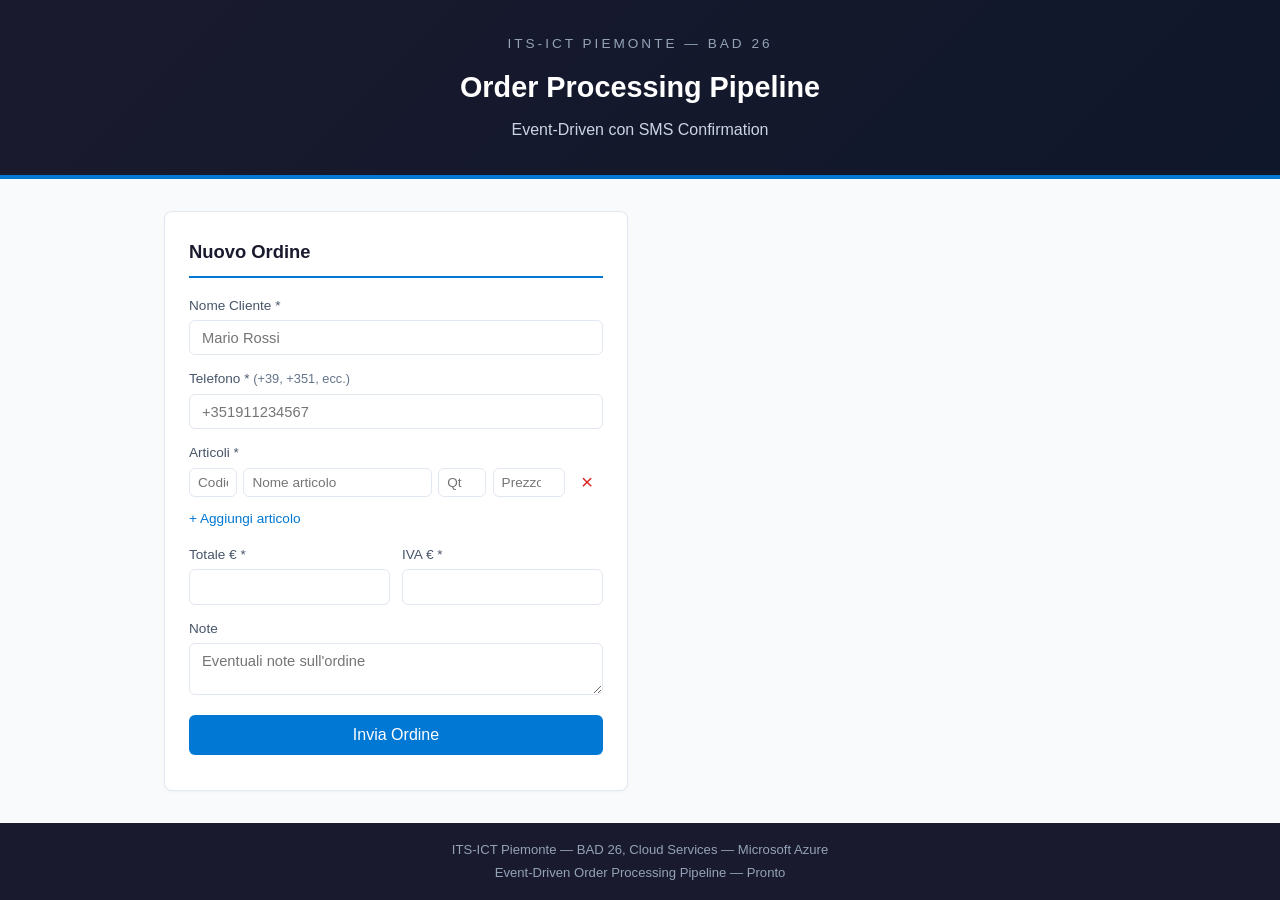
<file: webapp/index.html>
<!DOCTYPE html>
<html lang="it">
<head>
<meta charset="UTF-8">
<meta name="viewport" content="width=device-width, initial-scale=1.0">
<title>Order Processing Pipeline</title>
<link rel="stylesheet" href="style.css">
</head>
<body>

<header class="hero">
  <div class="hero-inner">
    <p class="institute">ITS-ICT Piemonte — BAD 26</p>
    <h1>Order Processing Pipeline</h1>
    <p class="subtitle">Event-Driven con SMS Confirmation</p>
  </div>
</header>

<div class="container">
  <div id="form-section" class="panel">
    <h2>Nuovo Ordine</h2>
    <form id="order-form" novalidate>
      <div class="form-group">
        <label for="customerName">Nome Cliente *</label>
        <input type="text" id="customerName" required minlength="1" maxlength="100" placeholder="Mario Rossi">
      </div>

      <div class="form-group">
        <label for="customerPhone">Telefono * <span class="hint">(+39, +351, ecc.)</span></label>
        <input type="tel" id="customerPhone" required pattern="^\+?[1-9]\d{6,14}$" placeholder="+351911234567">
      </div>

      <div class="form-group">
        <label>Articoli *</label>
        <div id="items-container">
          <div class="item-row">
            <input type="text" class="item-id" placeholder="Codice" required>
            <input type="text" class="item-name" placeholder="Nome articolo" required>
            <input type="number" class="item-qty" placeholder="Qt" min="1" max="999" required>
            <input type="number" class="item-price" placeholder="Prezzo" min="0" step="0.01" required>
            <button type="button" class="btn-remove-item" title="Rimuovi">&times;</button>
          </div>
        </div>
        <button type="button" id="add-item" class="btn-link">+ Aggiungi articolo</button>
      </div>

      <div class="form-row">
        <div class="form-group">
          <label for="total">Totale € *</label>
          <input type="number" id="total" min="0" step="0.01" required>
        </div>
        <div class="form-group">
          <label for="tax">IVA € *</label>
          <input type="number" id="tax" min="0" step="0.01" required>
        </div>
      </div>

      <div class="form-group">
        <label for="notes">Note</label>
        <textarea id="notes" maxlength="500" rows="2" placeholder="Eventuali note sull'ordine"></textarea>
      </div>

      <button type="submit" id="btn-submit" class="btn-primary">Invia Ordine</button>
    </form>
    <div id="form-error" class="alert alert-error hidden"></div>
  </div>

  <div id="dashboard-section" class="panel hidden">
    <div class="dash-header">
      <h2>Stato Ordine</h2>
      <span id="dash-order-label" class="order-label"></span>
    </div>

    <div class="status-row">
      <span id="dash-status-badge" class="status-badge"></span>
      <span id="dash-timer" class="timer hidden"></span>
    </div>

    <div class="progress-bar" id="dash-progress">
      <div class="progress-fill"></div>
    </div>

    <h3>Timeline</h3>
    <ul class="stepper" id="dash-stepper"></ul>

    <button id="btn-confirm" class="btn-confirm hidden">Conferma Ordine</button>
    <button id="btn-new-order" class="btn-link hidden">+ Nuovo Ordine</button>
  </div>
</div>

<footer>
  <p>ITS-ICT Piemonte — BAD 26, Cloud Services — Microsoft Azure</p>
  <p>Event-Driven Order Processing Pipeline &mdash; <span id="footer-status">Pronto</span></p>
</footer>

<script src="app.js"></script>
</body>
</html>
</file>
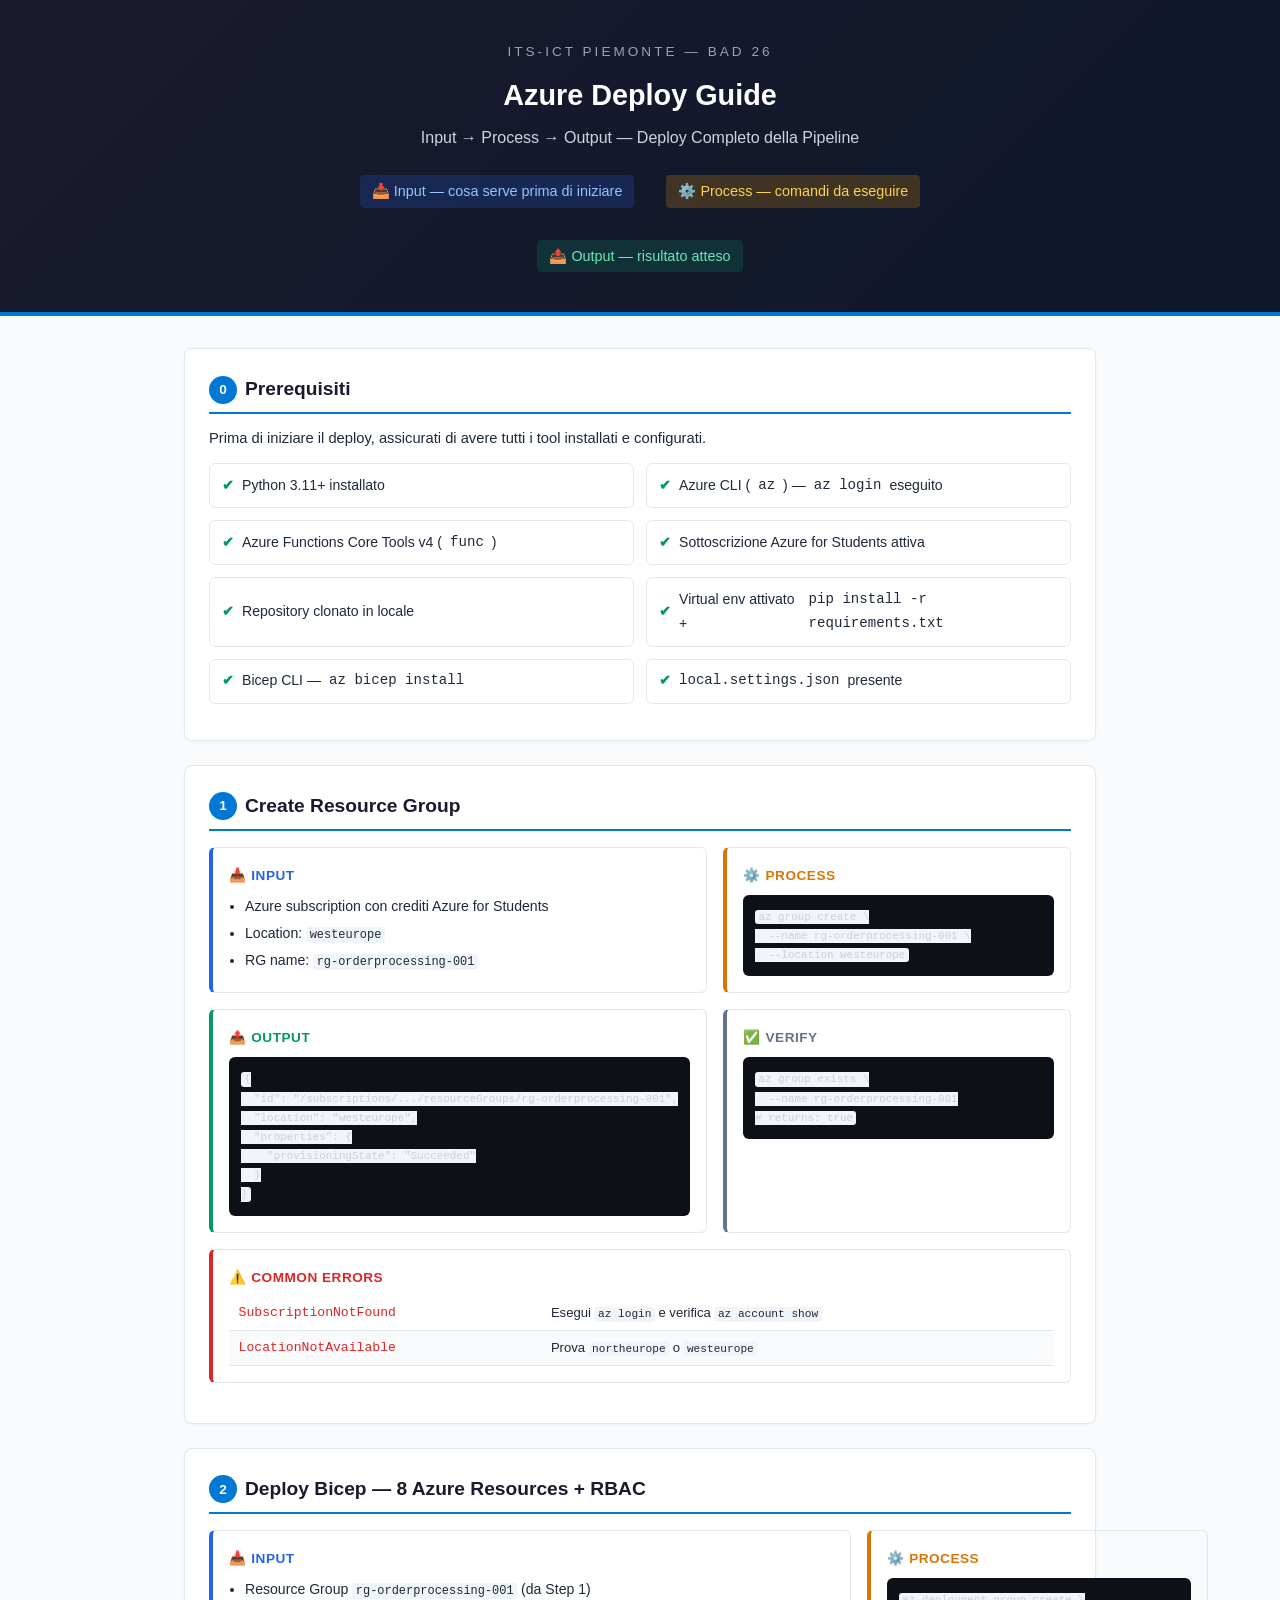
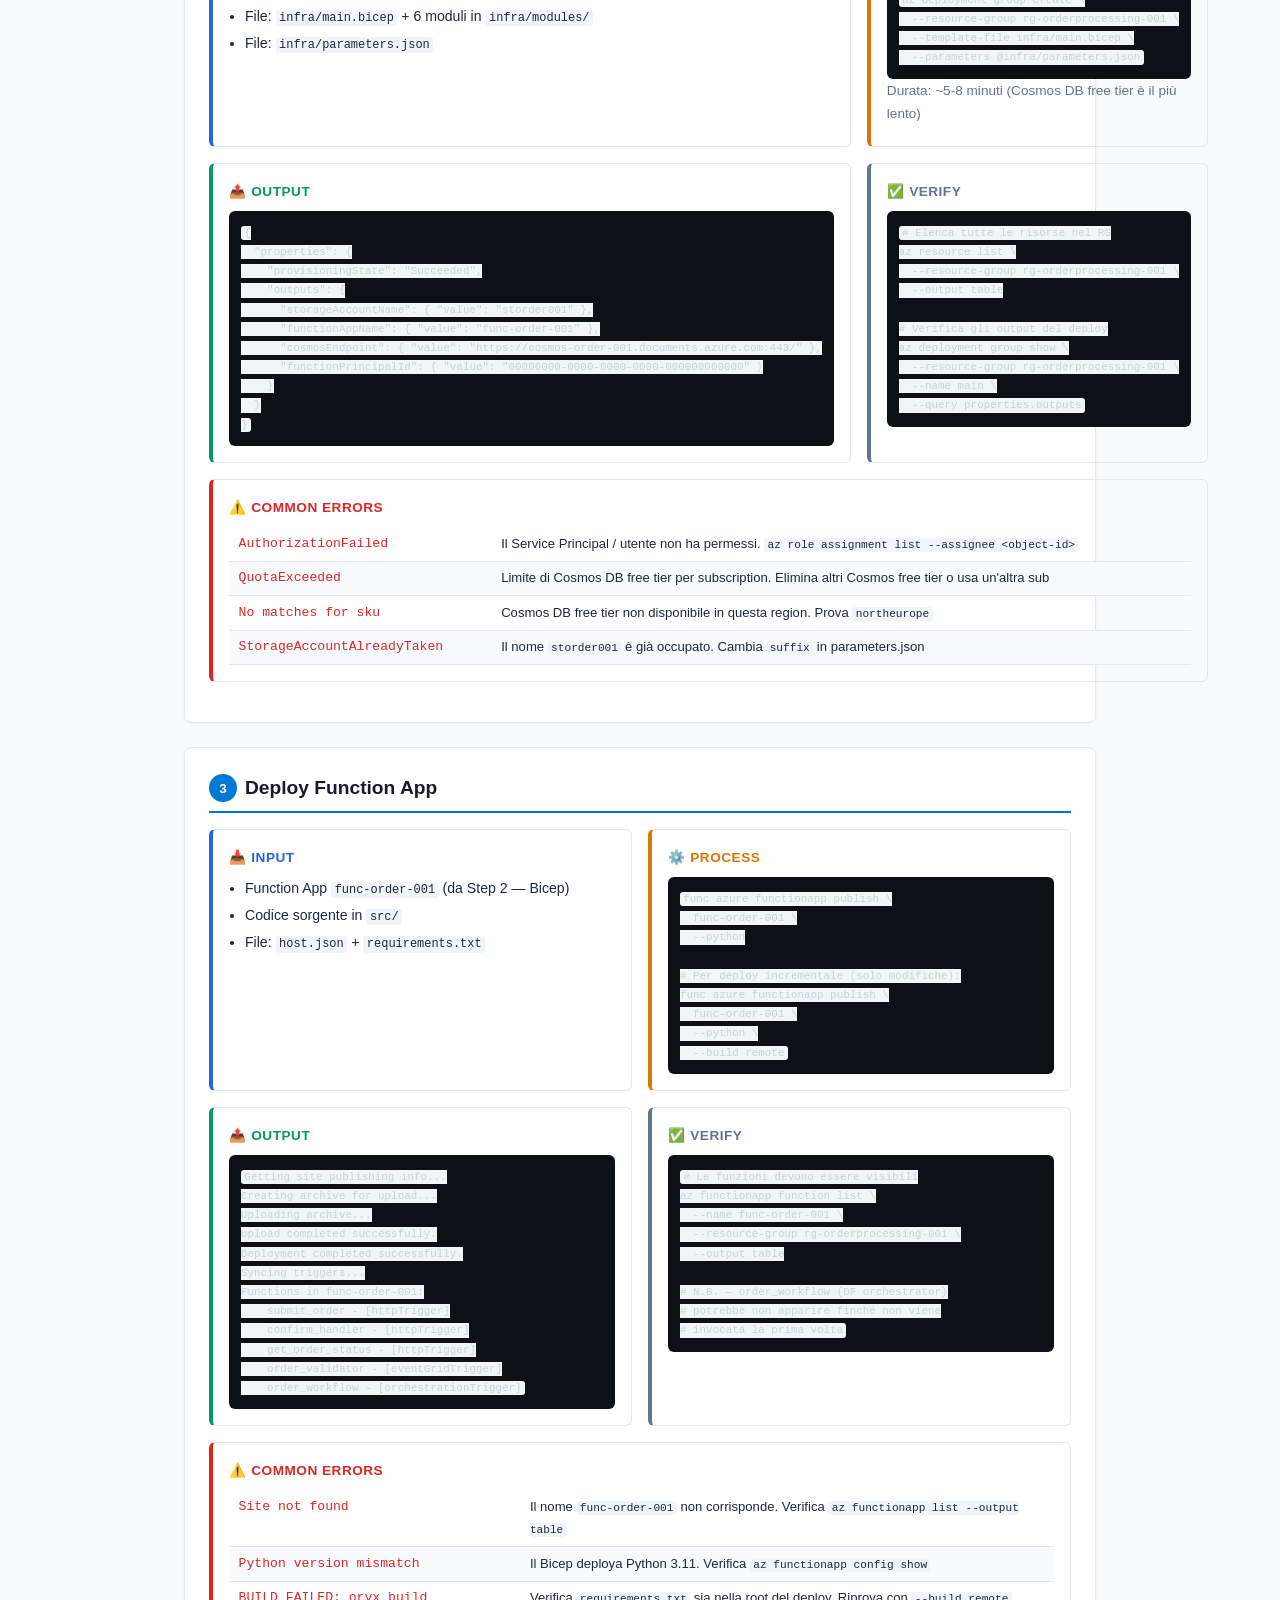
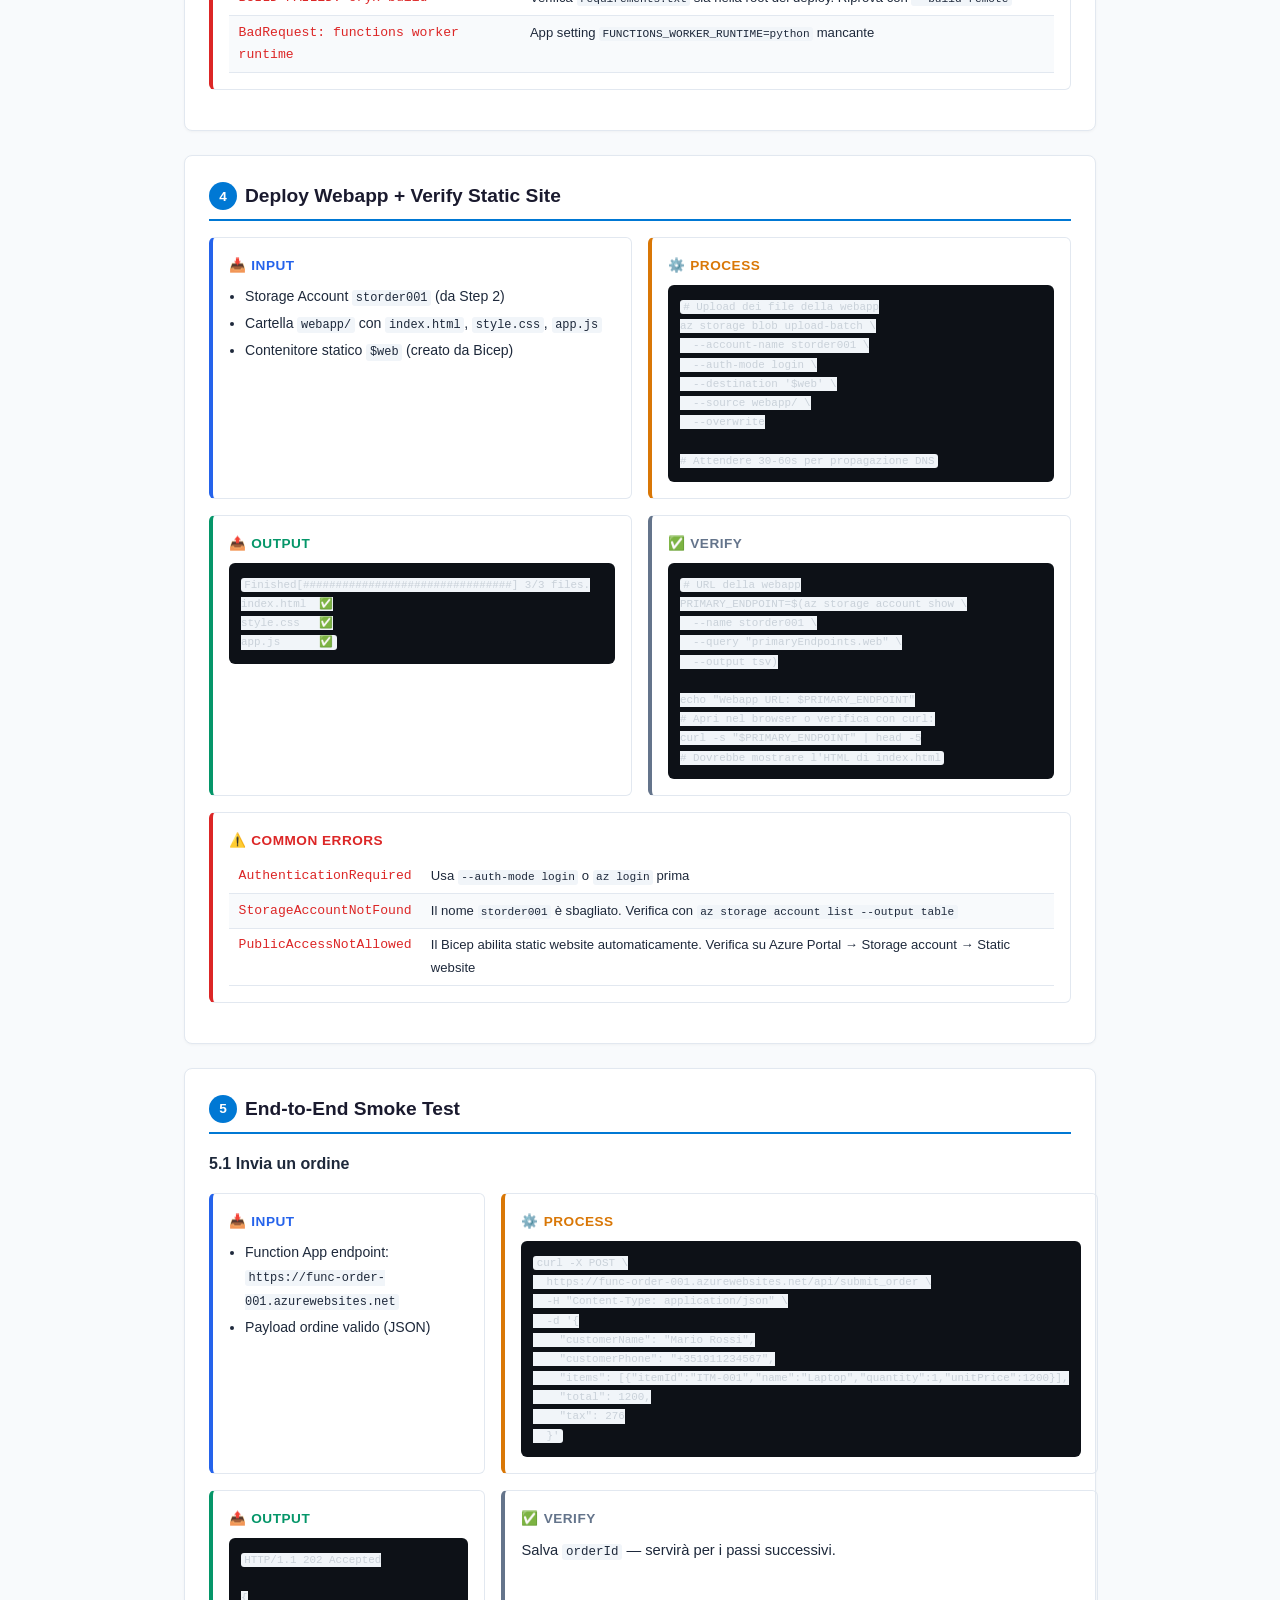
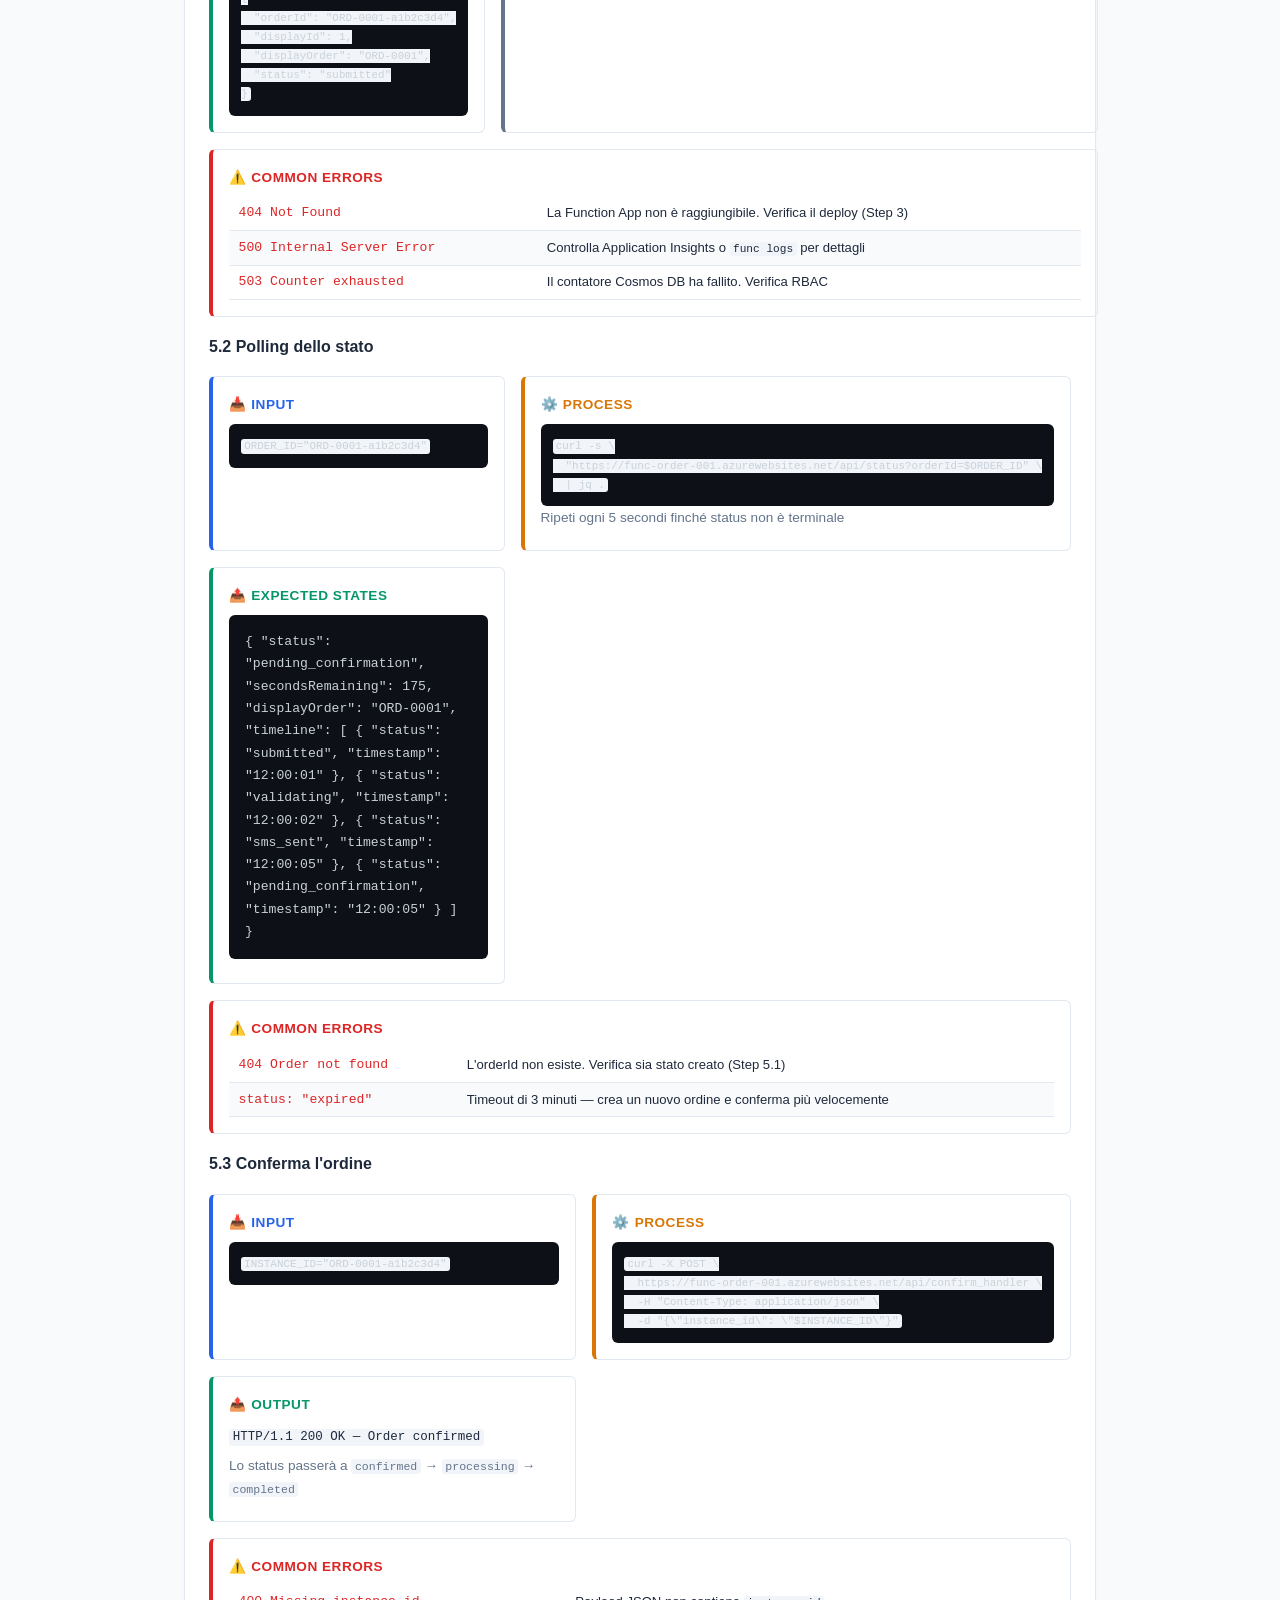
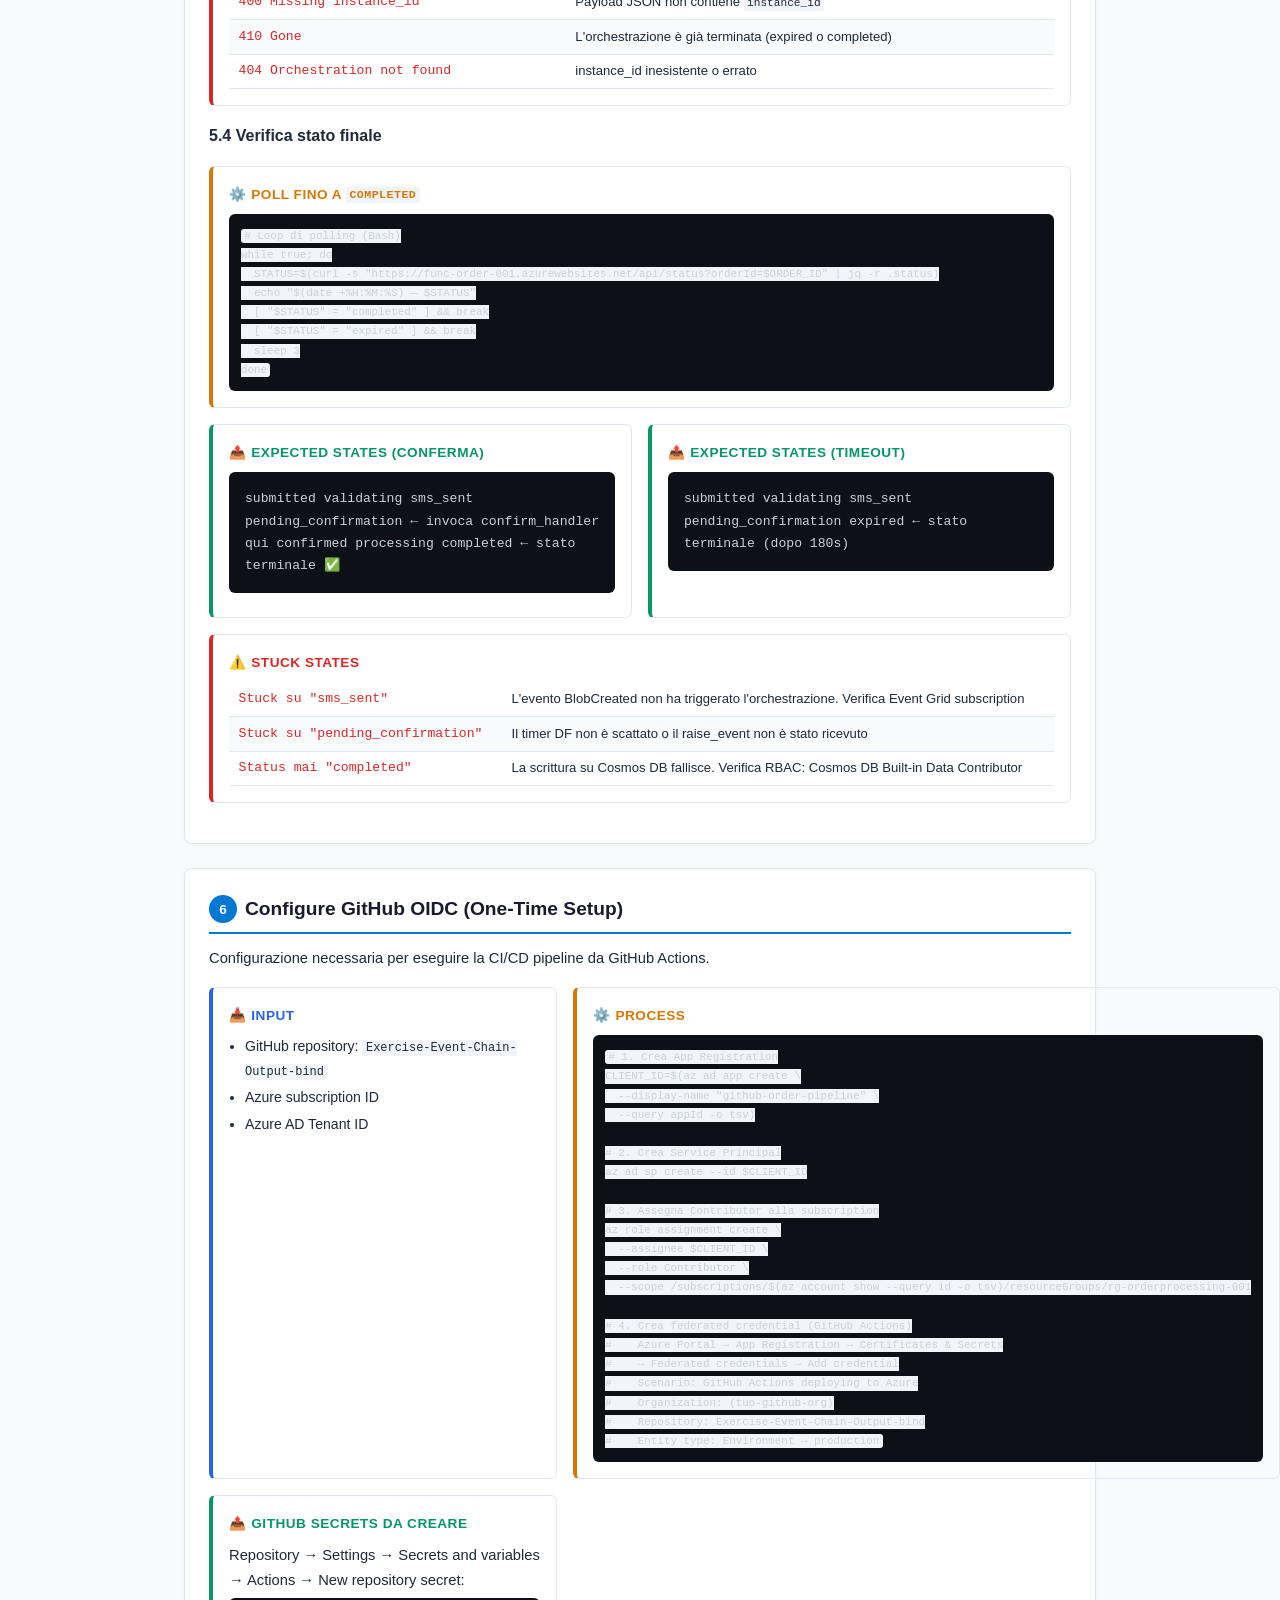
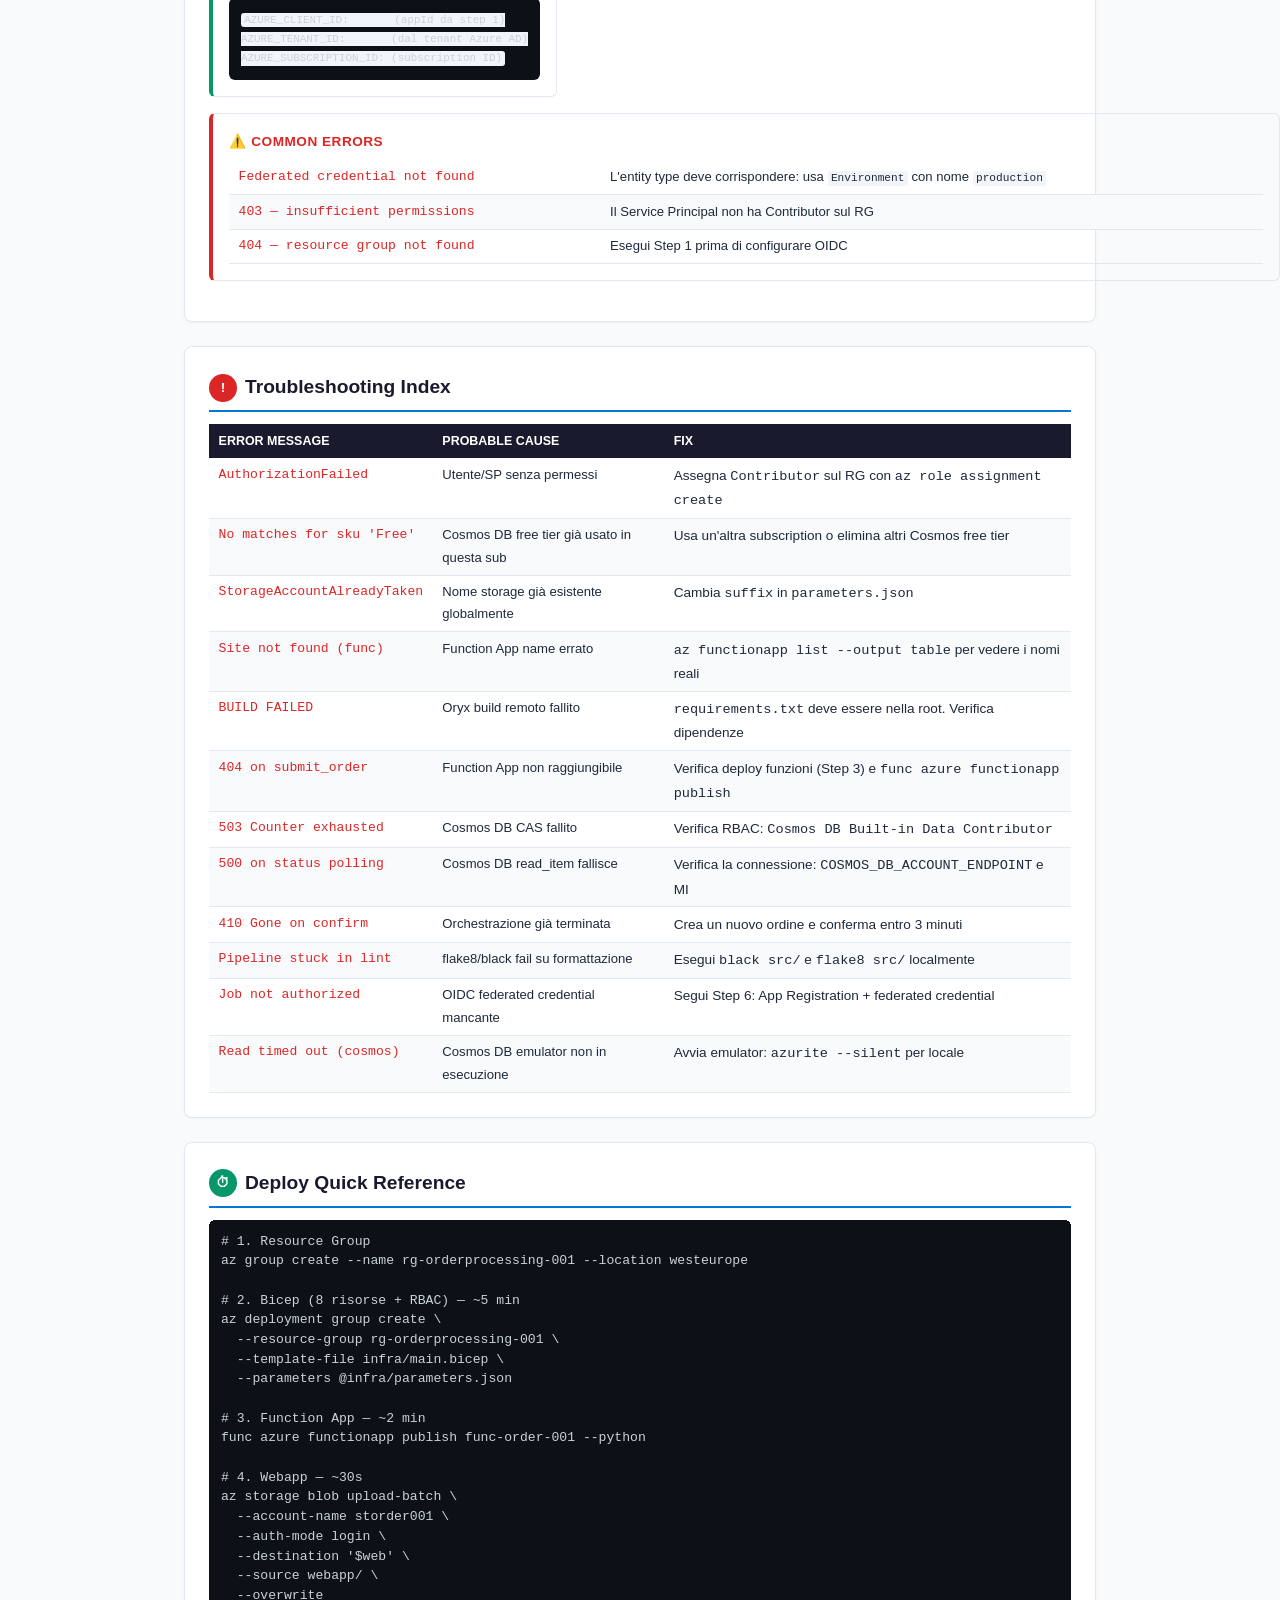
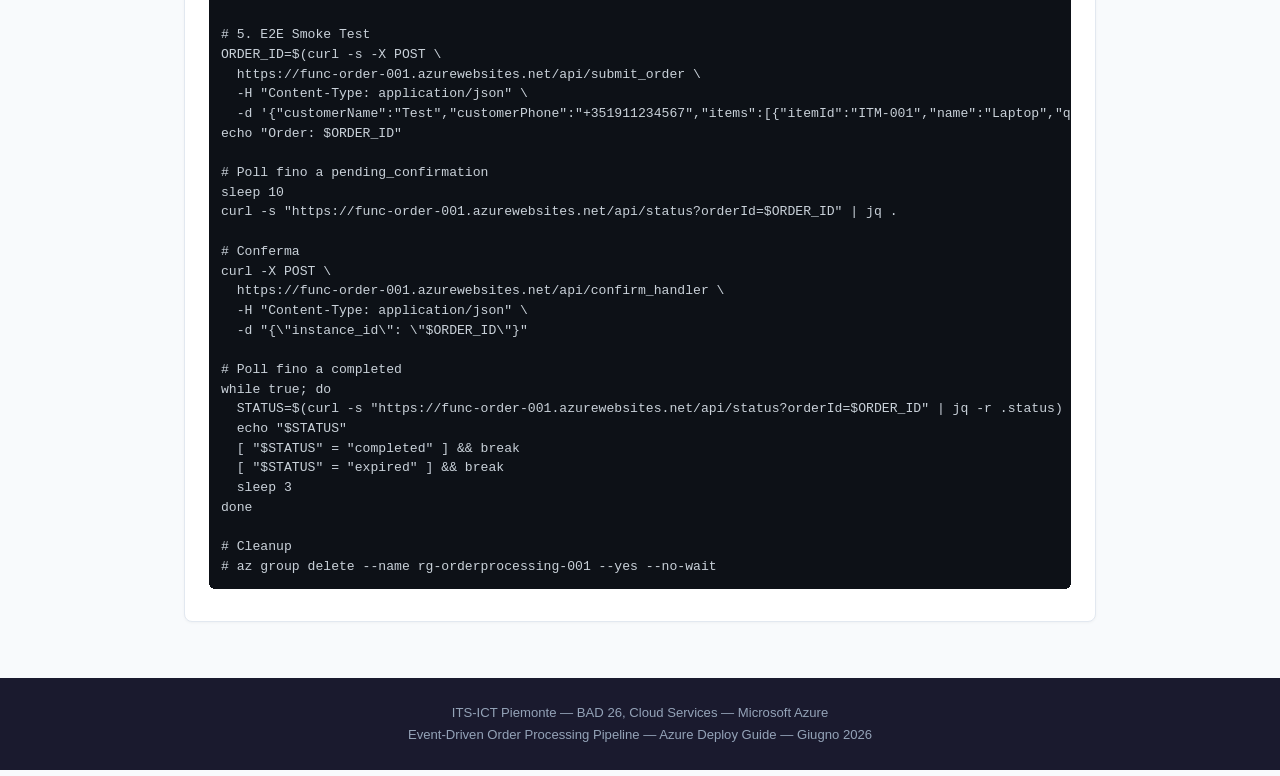
<file: docs/azure-deploy-guide.html>
<!DOCTYPE html>
<html lang="it">
<head>
<meta charset="UTF-8">
<meta name="viewport" content="width=device-width, initial-scale=1.0">
<title>Azure Deploy Guide — IPO — Event-Driven Order Processing Pipeline</title>
<style>
*, *::before, *::after { box-sizing: border-box; margin: 0; padding: 0; }

:root {
  --primary: #1a1a2e;
  --secondary: #0f172a;
  --azure: #0078D4;
  --azure-light: #e6f2fc;
  --azure-dark: #005a9e;
  --text: #1e293b;
  --text-light: #475569;
  --muted: #64748b;
  --border: #e2e8f0;
  --card-bg: #ffffff;
  --body-bg: #f8fafc;
  --green: #059669;
  --green-bg: #ecfdf5;
  --red: #dc2626;
  --red-bg: #fef2f2;
  --amber: #d97706;
  --amber-bg: #fffbeb;
  --blue: #2563eb;
  --blue-bg: #eff6ff;
}

html { scroll-behavior: smooth; }

body {
  font-family: 'Segoe UI', -apple-system, BlinkMacSystemFont, Roboto, 'Helvetica Neue', Arial, sans-serif;
  font-size: 16px;
  line-height: 1.7;
  color: var(--text);
  background: var(--body-bg);
}

.hero {
  background: linear-gradient(135deg, var(--primary) 0%, var(--secondary) 100%);
  color: #fff;
  padding: 2.5rem 1.5rem;
  text-align: center;
  border-bottom: 4px solid var(--azure);
}
.hero-inner { max-width: 780px; margin: 0 auto; }
.hero .institute {
  font-size: 0.85rem;
  text-transform: uppercase;
  letter-spacing: 3px;
  color: #94a3b8;
  margin-bottom: 0.5rem;
}
.hero h1 { font-size: 1.8rem; font-weight: 600; margin-bottom: 0.25rem; }
.hero .subtitle { font-size: 1rem; color: #cbd5e1; margin-bottom: 1.5rem; }
.hero .concept {
  display: flex; justify-content: center; gap: 2rem; flex-wrap: wrap;
  font-size: 0.9rem; color: #94a3b8;
}
.hero .concept span { padding: 0.25rem 0.75rem; border-radius: 4px; }
.hero .concept .c-input { background: rgba(37,99,235,0.2); color: #93c5fd; }
.hero .concept .c-process { background: rgba(245,158,11,0.2); color: #fcd34d; }
.hero .concept .c-output { background: rgba(5,150,105,0.2); color: #6ee7b7; }

.wrapper {
  max-width: 960px;
  margin: 0 auto;
  padding: 2rem 1.5rem;
}

.toc {
  background: var(--card-bg);
  border: 1px solid var(--border);
  border-radius: 8px;
  padding: 1.5rem;
  margin-bottom: 2rem;
  box-shadow: 0 1px 3px rgba(0,0,0,0.04);
}
.toc h3 {
  font-size: 0.8rem;
  text-transform: uppercase;
  letter-spacing: 2px;
  color: var(--muted);
  margin-bottom: 0.75rem;
}
.toc ol { list-style: none; counter-reset: toc-counter; }
.toc li { counter-increment: toc-counter; margin-bottom: 0.3rem; }
.toc li::before {
  content: counter(toc-counter) ". ";
  color: var(--azure);
  font-weight: 600;
  margin-right: 0.25rem;
}
.toc a {
  color: var(--text-light);
  text-decoration: none;
  font-size: 0.9rem;
}
.toc a:hover { color: var(--azure); }

.card {
  background: var(--card-bg);
  border: 1px solid var(--border);
  border-radius: 8px;
  padding: 1.5rem;
  margin-bottom: 1.5rem;
  box-shadow: 0 1px 3px rgba(0,0,0,0.04);
}

.card h2 {
  font-size: 1.2rem;
  font-weight: 600;
  color: var(--primary);
  margin-bottom: 0.75rem;
  padding-bottom: 0.4rem;
  border-bottom: 2px solid var(--azure);
  display: flex;
  align-items: center;
  gap: 0.5rem;
}
.card h2 .num {
  display: inline-flex;
  align-items: center;
  justify-content: center;
  width: 28px; height: 28px;
  border-radius: 50%;
  background: var(--azure);
  color: #fff;
  font-size: 0.85rem;
  flex-shrink: 0;
}
.card h3 { font-size: 1rem; font-weight: 600; color: var(--text); margin: 1rem 0 0.25rem; }
.card p, .card li { font-size: 0.92rem; color: var(--text); margin-bottom: 0.3rem; }
.card ul, .card ol { padding-left: 1.5rem; margin-bottom: 0.5rem; }
.card .muted { color: var(--muted); font-size: 0.85rem; }

.ipo-grid {
  display: grid;
  grid-template-columns: 1fr 1fr;
  gap: 1rem;
  margin: 1rem 0;
}
@media (max-width: 640px) { .ipo-grid { grid-template-columns: 1fr; } }

.ipo-item {
  padding: 1rem;
  border: 1px solid var(--border);
  border-radius: 6px;
  border-left: 4px solid var(--azure);
}
.ipo-item h4 {
  font-size: 0.85rem;
  font-weight: 600;
  text-transform: uppercase;
  letter-spacing: 0.5px;
  margin-bottom: 0.5rem;
}
.ipo-item h4 .emoji { margin-right: 0.3rem; }
.ipo-item pre { margin: 0; font-size: 0.8rem; }
.ipo-item code {
  font-family: 'Cascadia Code', 'Fira Code', Consolas, monospace;
  font-size: 0.85em;
  background: #f1f5f9;
  padding: 0.1em 0.3em;
  border-radius: 3px;
}
.ipo-item ul { padding-left: 1rem; margin: 0; }
.ipo-item li { font-size: 0.88rem; margin-bottom: 0.2rem; }

.ipo-input { border-left-color: var(--blue); }
.ipo-input h4 { color: var(--blue); }
.ipo-process { border-left-color: var(--amber); }
.ipo-process h4 { color: var(--amber); }
.ipo-output { border-left-color: var(--green); }
.ipo-output h4 { color: var(--green); }
.ipo-verify { border-left-color: var(--muted); }
.ipo-verify h4 { color: var(--muted); }
.ipo-error { border-left-color: var(--red); grid-column: 1 / -1; }
.ipo-error h4 { color: var(--red); }

pre {
  background: #0d1117;
  color: #c9d1d9;
  border-radius: 6px;
  padding: 0.75rem;
  font-size: 0.82rem;
  overflow-x: auto;
  margin: 0.5rem 0;
  font-family: 'Cascadia Code', 'Fira Code', Consolas, monospace;
  line-height: 1.5;
}

.error-table { width: 100%; border-collapse: collapse; font-size: 0.85rem; margin-top: 0.25rem; }
.error-table th {
  background: var(--primary);
  color: #fff;
  font-weight: 600;
  text-align: left;
  padding: 0.4rem 0.6rem;
  font-size: 0.78rem;
  text-transform: uppercase;
}
.error-table td {
  padding: 0.35rem 0.6rem;
  border-bottom: 1px solid var(--border);
  vertical-align: top;
}
.error-table tr:nth-child(even) { background: #f8fafc; }
.error-table td:first-child { font-family: monospace; color: var(--red); font-size: 0.82rem; }
.error-table td:nth-child(2) { font-size: 0.82rem; }

.badge {
  display: inline-block;
  padding: 0.15rem 0.55rem;
  border-radius: 999px;
  font-size: 0.78rem;
  font-weight: 500;
  white-space: nowrap;
}
.badge-green { background: var(--green-bg); color: var(--green); }
.badge-red { background: var(--red-bg); color: var(--red); }
.badge-amber { background: var(--amber-bg); color: var(--amber); }
.badge-blue { background: var(--blue-bg); color: var(--blue); }

.expected-json {
  background: #0d1117;
  color: #c9d1d9;
  padding: 1rem;
  border-radius: 6px;
  font-size: 0.82rem;
  font-family: 'Cascadia Code', 'Fira Code', Consolas, monospace;
  margin: 0.5rem 0;
  overflow-x: auto;
}

.prereq-grid {
  display: grid;
  grid-template-columns: 1fr 1fr;
  gap: 0.75rem;
  margin: 0.75rem 0;
}
@media (max-width: 640px) { .prereq-grid { grid-template-columns: 1fr; } }
.prereq-item {
  display: flex;
  align-items: center;
  gap: 0.5rem;
  padding: 0.6rem 0.75rem;
  border: 1px solid var(--border);
  border-radius: 6px;
  font-size: 0.88rem;
}
.prereq-item .check { color: var(--green); font-weight: bold; }
.prereq-item .missing { color: var(--red); font-weight: bold; }

footer {
  background: var(--primary);
  color: #94a3b8;
  text-align: center;
  padding: 1.5rem;
  font-size: 0.82rem;
}

@media print {
  .toc { display: none; }
  .card { break-inside: avoid; box-shadow: none; }
  .hero { background: #fff !important; color: #000 !important; border-bottom: 2px solid #000; }
  .hero h1, .hero .subtitle, .hero .institute, .hero .concept { color: #000 !important; }
  .hero .concept .c-input, .hero .concept .c-process, .hero .concept .c-output { background: #f1f5f9; }
}
</style>
</head>
<body>

<header class="hero">
  <div class="hero-inner">
    <p class="institute">ITS-ICT Piemonte — BAD 26</p>
    <h1>Azure Deploy Guide</h1>
    <p class="subtitle">Input → Process → Output — Deploy Completo della Pipeline</p>
    <div class="concept">
      <span class="c-input">📥 Input — cosa serve prima di iniziare</span>
      <span class="c-process">⚙️ Process — comandi da eseguire</span>
      <span class="c-output">📤 Output — risultato atteso</span>
    </div>
  </div>
</header>

<div class="wrapper">

<!-- ======== PREREQUISITES ======== -->
<div class="card" id="prerequisiti">
  <h2><span class="num">0</span> Prerequisiti</h2>
  <p>Prima di iniziare il deploy, assicurati di avere tutti i tool installati e configurati.</p>
  <div class="prereq-grid">
    <div class="prereq-item"><span class="check">✔</span> Python 3.11+ installato</div>
    <div class="prereq-item"><span class="check">✔</span> Azure CLI (<code>az</code>) — <code>az login</code> eseguito</div>
    <div class="prereq-item"><span class="check">✔</span> Azure Functions Core Tools v4 (<code>func</code>)</div>
    <div class="prereq-item"><span class="check">✔</span> Sottoscrizione Azure for Students attiva</div>
    <div class="prereq-item"><span class="check">✔</span> Repository clonato in locale</div>
    <div class="prereq-item"><span class="check">✔</span> Virtual env attivato + <code>pip install -r requirements.txt</code></div>
    <div class="prereq-item"><span class="check">✔</span> Bicep CLI — <code>az bicep install</code></div>
    <div class="prereq-item"><span class="check">✔</span> <code>local.settings.json</code> presente</div>
  </div>
</div>

<!-- ======== STEP 1 ======== -->
<div class="card" id="step1">
  <h2><span class="num">1</span> Create Resource Group</h2>

  <div class="ipo-grid">
    <div class="ipo-item ipo-input">
      <h4><span class="emoji">📥</span>Input</h4>
      <ul>
        <li>Azure subscription con crediti Azure for Students</li>
        <li>Location: <code>westeurope</code></li>
        <li>RG name: <code>rg-orderprocessing-001</code></li>
      </ul>
    </div>

    <div class="ipo-item ipo-process">
      <h4><span class="emoji">⚙️</span>Process</h4>
      <pre><code>az group create \
  --name rg-orderprocessing-001 \
  --location westeurope</code></pre>
    </div>

    <div class="ipo-item ipo-output">
      <h4><span class="emoji">📤</span>Output</h4>
      <pre><code>{
  "id": "/subscriptions/.../resourceGroups/rg-orderprocessing-001",
  "location": "westeurope",
  "properties": {
    "provisioningState": "Succeeded"
  }
}</code></pre>
    </div>

    <div class="ipo-item ipo-verify">
      <h4><span class="emoji">✅</span>Verify</h4>
      <pre><code>az group exists \
  --name rg-orderprocessing-001
# returns: true</code></pre>
    </div>

    <div class="ipo-item ipo-error">
      <h4><span class="emoji">⚠️</span>Common Errors</h4>
      <table class="error-table">
        <tr><td>SubscriptionNotFound</td><td>Esegui <code>az login</code> e verifica <code>az account show</code></td></tr>
        <tr><td>LocationNotAvailable</td><td>Prova <code>northeurope</code> o <code>westeurope</code></td></tr>
      </table>
    </div>
  </div>
</div>

<!-- ======== STEP 2 ======== -->
<div class="card" id="step2">
  <h2><span class="num">2</span> Deploy Bicep — 8 Azure Resources + RBAC</h2>

  <div class="ipo-grid">
    <div class="ipo-item ipo-input">
      <h4><span class="emoji">📥</span>Input</h4>
      <ul>
        <li>Resource Group <code>rg-orderprocessing-001</code> (da Step 1)</li>
        <li>File: <code>infra/main.bicep</code> + 6 moduli in <code>infra/modules/</code></li>
        <li>File: <code>infra/parameters.json</code></li>
      </ul>
    </div>

    <div class="ipo-item ipo-process">
      <h4><span class="emoji">⚙️</span>Process</h4>
      <pre><code>az deployment group create \
  --resource-group rg-orderprocessing-001 \
  --template-file infra/main.bicep \
  --parameters @infra/parameters.json</code></pre>
      <p class="muted">Durata: ~5-8 minuti (Cosmos DB free tier è il più lento)</p>
    </div>

    <div class="ipo-item ipo-output">
      <h4><span class="emoji">📤</span>Output</h4>
      <pre><code>{
  "properties": {
    "provisioningState": "Succeeded",
    "outputs": {
      "storageAccountName": { "value": "storder001" },
      "functionAppName": { "value": "func-order-001" },
      "cosmosEndpoint": { "value": "https://cosmos-order-001.documents.azure.com:443/" },
      "functionPrincipalId": { "value": "00000000-0000-0000-0000-000000000000" }
    }
  }
}</code></pre>
    </div>

    <div class="ipo-item ipo-verify">
      <h4><span class="emoji">✅</span>Verify</h4>
      <pre><code># Elenca tutte le risorse nel RG
az resource list \
  --resource-group rg-orderprocessing-001 \
  --output table

# Verifica gli output del deploy
az deployment group show \
  --resource-group rg-orderprocessing-001 \
  --name main \
  --query properties.outputs</code></pre>
    </div>

    <div class="ipo-item ipo-error">
      <h4><span class="emoji">⚠️</span>Common Errors</h4>
      <table class="error-table">
        <tr><td>AuthorizationFailed</td><td>Il Service Principal / utente non ha permessi. <code>az role assignment list --assignee &lt;object-id&gt;</code></td></tr>
        <tr><td>QuotaExceeded</td><td>Limite di Cosmos DB free tier per subscription. Elimina altri Cosmos free tier o usa un'altra sub</td></tr>
        <tr><td>No matches for sku</td><td>Cosmos DB free tier non disponibile in questa region. Prova <code>northeurope</code></td></tr>
        <tr><td>StorageAccountAlreadyTaken</td><td>Il nome <code>storder001</code> è già occupato. Cambia <code>suffix</code> in parameters.json</td></tr>
      </table>
    </div>
  </div>
</div>

<!-- ======== STEP 3 ======== -->
<div class="card" id="step3">
  <h2><span class="num">3</span> Deploy Function App</h2>

  <div class="ipo-grid">
    <div class="ipo-item ipo-input">
      <h4><span class="emoji">📥</span>Input</h4>
      <ul>
        <li>Function App <code>func-order-001</code> (da Step 2 — Bicep)</li>
        <li>Codice sorgente in <code>src/</code></li>
        <li>File: <code>host.json</code> + <code>requirements.txt</code></li>
      </ul>
    </div>

    <div class="ipo-item ipo-process">
      <h4><span class="emoji">⚙️</span>Process</h4>
      <pre><code>func azure functionapp publish \
  func-order-001 \
  --python

# Per deploy incrementale (solo modifiche):
func azure functionapp publish \
  func-order-001 \
  --python \
  --build remote</code></pre>
    </div>

    <div class="ipo-item ipo-output">
      <h4><span class="emoji">📤</span>Output</h4>
      <pre><code>Getting site publishing info...
Creating archive for upload...
Uploading archive...
Upload completed successfully.
Deployment completed successfully.
Syncing triggers...
Functions in func-order-001:
    submit_order - [httpTrigger]
    confirm_handler - [httpTrigger]
    get_order_status - [httpTrigger]
    order_validator - [eventGridTrigger]
    order_workflow - [orchestrationTrigger]</code></pre>
    </div>

    <div class="ipo-item ipo-verify">
      <h4><span class="emoji">✅</span>Verify</h4>
      <pre><code># Le funzioni devono essere visibili
az functionapp function list \
  --name func-order-001 \
  --resource-group rg-orderprocessing-001 \
  --output table

# N.B. — order_workflow (DF orchestrator)
# potrebbe non apparire finché non viene
# invocata la prima volta</code></pre>
    </div>

    <div class="ipo-item ipo-error">
      <h4><span class="emoji">⚠️</span>Common Errors</h4>
      <table class="error-table">
        <tr><td>Site not found</td><td>Il nome <code>func-order-001</code> non corrisponde. Verifica <code>az functionapp list --output table</code></td></tr>
        <tr><td>Python version mismatch</td><td>Il Bicep deploya Python 3.11. Verifica <code>az functionapp config show</code></td></tr>
        <tr><td>BUILD FAILED: oryx build</td><td>Verifica <code>requirements.txt</code> sia nella root del deploy. Riprova con <code>--build remote</code></td></tr>
        <tr><td>BadRequest: functions worker runtime</td><td>App setting <code>FUNCTIONS_WORKER_RUNTIME=python</code> mancante</td></tr>
      </table>
    </div>
  </div>
</div>

<!-- ======== STEP 4 ======== -->
<div class="card" id="step4">
  <h2><span class="num">4</span> Deploy Webapp + Verify Static Site</h2>

  <div class="ipo-grid">
    <div class="ipo-item ipo-input">
      <h4><span class="emoji">📥</span>Input</h4>
      <ul>
        <li>Storage Account <code>storder001</code> (da Step 2)</li>
        <li>Cartella <code>webapp/</code> con <code>index.html</code>, <code>style.css</code>, <code>app.js</code></li>
        <li>Contenitore statico <code>$web</code> (creato da Bicep)</li>
      </ul>
    </div>

    <div class="ipo-item ipo-process">
      <h4><span class="emoji">⚙️</span>Process</h4>
      <pre><code># Upload dei file della webapp
az storage blob upload-batch \
  --account-name storder001 \
  --auth-mode login \
  --destination '$web' \
  --source webapp/ \
  --overwrite

# Attendere 30-60s per propagazione DNS</code></pre>
    </div>

    <div class="ipo-item ipo-output">
      <h4><span class="emoji">📤</span>Output</h4>
      <pre><code>Finished[################################] 3/3 files.
index.html  ✅
style.css   ✅
app.js      ✅</code></pre>
    </div>

    <div class="ipo-item ipo-verify">
      <h4><span class="emoji">✅</span>Verify</h4>
      <pre><code># URL della webapp
PRIMARY_ENDPOINT=$(az storage account show \
  --name storder001 \
  --query "primaryEndpoints.web" \
  --output tsv)

echo "Webapp URL: $PRIMARY_ENDPOINT"
# Apri nel browser o verifica con curl:
curl -s "$PRIMARY_ENDPOINT" | head -5
# Dovrebbe mostrare l'HTML di index.html</code></pre>
    </div>

    <div class="ipo-item ipo-error">
      <h4><span class="emoji">⚠️</span>Common Errors</h4>
      <table class="error-table">
        <tr><td>AuthenticationRequired</td><td>Usa <code>--auth-mode login</code> o <code>az login</code> prima</td></tr>
        <tr><td>StorageAccountNotFound</td><td>Il nome <code>storder001</code> è sbagliato. Verifica con <code>az storage account list --output table</code></td></tr>
        <tr><td>PublicAccessNotAllowed</td><td>Il Bicep abilita static website automaticamente. Verifica su Azure Portal → Storage account → Static website</td></tr>
      </table>
    </div>
  </div>
</div>

<!-- ======== STEP 5 ======== -->
<div class="card" id="step5">
  <h2><span class="num">5</span> End-to-End Smoke Test</h2>

  <h3>5.1 Invia un ordine</h3>
  <div class="ipo-grid">
    <div class="ipo-item ipo-input">
      <h4><span class="emoji">📥</span>Input</h4>
      <ul>
        <li>Function App endpoint: <code>https://func-order-001.azurewebsites.net</code></li>
        <li>Payload ordine valido (JSON)</li>
      </ul>
    </div>
    <div class="ipo-item ipo-process">
      <h4><span class="emoji">⚙️</span>Process</h4>
      <pre><code>curl -X POST \
  https://func-order-001.azurewebsites.net/api/submit_order \
  -H "Content-Type: application/json" \
  -d '{
    "customerName": "Mario Rossi",
    "customerPhone": "+351911234567",
    "items": [{"itemId":"ITM-001","name":"Laptop","quantity":1,"unitPrice":1200}],
    "total": 1200,
    "tax": 276
  }'</code></pre>
    </div>
    <div class="ipo-item ipo-output">
      <h4><span class="emoji">📤</span>Output</h4>
      <pre><code>HTTP/1.1 202 Accepted

{
  "orderId": "ORD-0001-a1b2c3d4",
  "displayId": 1,
  "displayOrder": "ORD-0001",
  "status": "submitted"
}</code></pre>
    </div>
    <div class="ipo-item ipo-verify">
      <h4><span class="emoji">✅</span>Verify</h4>
      <p>Salva <code>orderId</code> — servirà per i passi successivi.</p>
    </div>
    <div class="ipo-item ipo-error">
      <h4><span class="emoji">⚠️</span>Common Errors</h4>
      <table class="error-table">
        <tr><td>404 Not Found</td><td>La Function App non è raggiungibile. Verifica il deploy (Step 3)</td></tr>
        <tr><td>500 Internal Server Error</td><td>Controlla Application Insights o <code>func logs</code> per dettagli</td></tr>
        <tr><td>503 Counter exhausted</td><td>Il contatore Cosmos DB ha fallito. Verifica RBAC</td></tr>
      </table>
    </div>
  </div>

  <h3>5.2 Polling dello stato</h3>
  <div class="ipo-grid">
    <div class="ipo-item ipo-input">
      <h4><span class="emoji">📥</span>Input</h4>
      <pre><code>ORDER_ID="ORD-0001-a1b2c3d4"</code></pre>
    </div>
    <div class="ipo-item ipo-process">
      <h4><span class="emoji">⚙️</span>Process</h4>
      <pre><code>curl -s \
  "https://func-order-001.azurewebsites.net/api/status?orderId=$ORDER_ID" \
  | jq .</code></pre>
      <p class="muted">Ripeti ogni 5 secondi finché status non è terminale</p>
    </div>
    <div class="ipo-item ipo-output">
      <h4><span class="emoji">📤</span>Expected States</h4>
      <div class="expected-json">{
  "status": "pending_confirmation",
  "secondsRemaining": 175,
  "displayOrder": "ORD-0001",
  "timeline": [
    { "status": "submitted", "timestamp": "12:00:01" },
    { "status": "validating", "timestamp": "12:00:02" },
    { "status": "sms_sent", "timestamp": "12:00:05" },
    { "status": "pending_confirmation", "timestamp": "12:00:05" }
  ]
}</div>
    </div>
    <div class="ipo-item ipo-error">
      <h4><span class="emoji">⚠️</span>Common Errors</h4>
      <table class="error-table">
        <tr><td>404 Order not found</td><td>L'orderId non esiste. Verifica sia stato creato (Step 5.1)</td></tr>
        <tr><td>status: "expired"</td><td>Timeout di 3 minuti — crea un nuovo ordine e conferma più velocemente</td></tr>
      </table>
    </div>
  </div>

  <h3>5.3 Conferma l'ordine</h3>
  <div class="ipo-grid">
    <div class="ipo-item ipo-input">
      <h4><span class="emoji">📥</span>Input</h4>
      <pre><code>INSTANCE_ID="ORD-0001-a1b2c3d4"</code></pre>
    </div>
    <div class="ipo-item ipo-process">
      <h4><span class="emoji">⚙️</span>Process</h4>
      <pre><code>curl -X POST \
  https://func-order-001.azurewebsites.net/api/confirm_handler \
  -H "Content-Type: application/json" \
  -d "{\"instance_id\": \"$INSTANCE_ID\"}"</code></pre>
    </div>
    <div class="ipo-item ipo-output">
      <h4><span class="emoji">📤</span>Output</h4>
      <p><code>HTTP/1.1 200 OK — Order confirmed</code></p>
      <p class="muted">Lo status passerà a <code>confirmed</code> → <code>processing</code> → <code>completed</code></p>
    </div>
    <div class="ipo-item ipo-error">
      <h4><span class="emoji">⚠️</span>Common Errors</h4>
      <table class="error-table">
        <tr><td>400 Missing instance_id</td><td>Payload JSON non contiene <code>instance_id</code></td></tr>
        <tr><td>410 Gone</td><td>L'orchestrazione è già terminata (expired o completed)</td></tr>
        <tr><td>404 Orchestration not found</td><td>instance_id inesistente o errato</td></tr>
      </table>
    </div>
  </div>

  <h3>5.4 Verifica stato finale</h3>
  <div class="ipo-grid">
    <div class="ipo-item ipo-process" style="grid-column:1/-1;">
      <h4><span class="emoji">⚙️</span>Poll fino a <code>completed</code></h4>
      <pre><code># Loop di polling (Bash)
while true; do
  STATUS=$(curl -s "https://func-order-001.azurewebsites.net/api/status?orderId=$ORDER_ID" | jq -r .status)
  echo "$(date +%H:%M:%S) — $STATUS"
  [ "$STATUS" = "completed" ] && break
  [ "$STATUS" = "expired" ] && break
  sleep 3
done</code></pre>
    </div>
    <div class="ipo-item ipo-output">
      <h4><span class="emoji">📤</span>Expected States (conferma)</h4>
      <div class="expected-json">submitted
validating
sms_sent
pending_confirmation    ← invoca confirm_handler qui
confirmed
processing
completed              ← stato terminale ✅</div>
    </div>
    <div class="ipo-item ipo-output">
      <h4><span class="emoji">📤</span>Expected States (timeout)</h4>
      <div class="expected-json">submitted
validating
sms_sent
pending_confirmation
expired                ← stato terminale (dopo 180s)</div>
    </div>
    <div class="ipo-item ipo-error">
      <h4><span class="emoji">⚠️</span>Stuck States</h4>
      <table class="error-table">
        <tr><td>Stuck su "sms_sent"</td><td>L'evento BlobCreated non ha triggerato l'orchestrazione. Verifica Event Grid subscription</td></tr>
        <tr><td>Stuck su "pending_confirmation"</td><td>Il timer DF non è scattato o il raise_event non è stato ricevuto</td></tr>
        <tr><td>Status mai "completed"</td><td>La scrittura su Cosmos DB fallisce. Verifica RBAC: Cosmos DB Built-in Data Contributor</td></tr>
      </table>
    </div>
  </div>
</div>

<!-- ======== STEP 6 ======== -->
<div class="card" id="step6">
  <h2><span class="num">6</span> Configure GitHub OIDC (One-Time Setup)</h2>
  <p>Configurazione necessaria per eseguire la CI/CD pipeline da GitHub Actions.</p>

  <div class="ipo-grid">
    <div class="ipo-item ipo-input">
      <h4><span class="emoji">📥</span>Input</h4>
      <ul>
        <li>GitHub repository: <code>Exercise-Event-Chain-Output-bind</code></li>
        <li>Azure subscription ID</li>
        <li>Azure AD Tenant ID</li>
      </ul>
    </div>

    <div class="ipo-item ipo-process">
      <h4><span class="emoji">⚙️</span>Process</h4>
      <pre><code># 1. Crea App Registration
CLIENT_ID=$(az ad app create \
  --display-name "github-order-pipeline" \
  --query appId -o tsv)

# 2. Crea Service Principal
az ad sp create --id $CLIENT_ID

# 3. Assegna Contributor alla subscription
az role assignment create \
  --assignee $CLIENT_ID \
  --role Contributor \
  --scope /subscriptions/$(az account show --query id -o tsv)/resourceGroups/rg-orderprocessing-001

# 4. Crea federated credential (GitHub Actions)
#    Azure Portal → App Registration → Certificates & Secrets
#    → Federated credentials → Add credential
#    Scenario: GitHub Actions deploying to Azure
#    Organization: (tuo-github-org)
#    Repository: Exercise-Event-Chain-Output-bind
#    Entity type: Environment → production</code></pre>
    </div>

    <div class="ipo-item ipo-output">
      <h4><span class="emoji">📤</span>GitHub Secrets da creare</h4>
      <p>Repository → Settings → Secrets and variables → Actions → New repository secret:</p>
      <pre><code>AZURE_CLIENT_ID:       (appId da step 1)
AZURE_TENANT_ID:       (dal tenant Azure AD)
AZURE_SUBSCRIPTION_ID: (subscription ID)</code></pre>
    </div>

    <div class="ipo-item ipo-error">
      <h4><span class="emoji">⚠️</span>Common Errors</h4>
      <table class="error-table">
        <tr><td>Federated credential not found</td><td>L'entity type deve corrispondere: usa <code>Environment</code> con nome <code>production</code></td></tr>
        <tr><td>403 — insufficient permissions</td><td>Il Service Principal non ha Contributor sul RG</td></tr>
        <tr><td>404 — resource group not found</td><td>Esegui Step 1 prima di configurare OIDC</td></tr>
      </table>
    </div>
  </div>
</div>

<!-- ======== TROUBLESHOOTING ======== -->
<div class="card" id="troubleshooting">
  <h2><span class="num" style="background:var(--red);">!</span> Troubleshooting Index</h2>
  <table class="error-table">
    <thead><tr><th>Error Message</th><th>Probable Cause</th><th>Fix</th></tr></thead>
    <tbody>
      <tr><td>AuthorizationFailed</td><td>Utente/SP senza permessi</td><td>Assegna <code>Contributor</code> sul RG con <code>az role assignment create</code></td></tr>
      <tr><td>No matches for sku 'Free'</td><td>Cosmos DB free tier già usato in questa sub</td><td>Usa un'altra subscription o elimina altri Cosmos free tier</td></tr>
      <tr><td>StorageAccountAlreadyTaken</td><td>Nome storage già esistente globalmente</td><td>Cambia <code>suffix</code> in <code>parameters.json</code></td></tr>
      <tr><td>Site not found (func)</td><td>Function App name errato</td><td><code>az functionapp list --output table</code> per vedere i nomi reali</td></tr>
      <tr><td>BUILD FAILED</td><td>Oryx build remoto fallito</td><td><code>requirements.txt</code> deve essere nella root. Verifica dipendenze</td></tr>
      <tr><td>404 on submit_order</td><td>Function App non raggiungibile</td><td>Verifica deploy funzioni (Step 3) e <code>func azure functionapp publish</code></td></tr>
      <tr><td>503 Counter exhausted</td><td>Cosmos DB CAS fallito</td><td>Verifica RBAC: <code>Cosmos DB Built-in Data Contributor</code></td></tr>
      <tr><td>500 on status polling</td><td>Cosmos DB read_item fallisce</td><td>Verifica la connessione: <code>COSMOS_DB_ACCOUNT_ENDPOINT</code> e MI</td></tr>
      <tr><td>410 Gone on confirm</td><td>Orchestrazione già terminata</td><td>Crea un nuovo ordine e conferma entro 3 minuti</td></tr>
      <tr><td>Pipeline stuck in lint</td><td>flake8/black fail su formattazione</td><td>Esegui <code>black src/</code> e <code>flake8 src/</code> localmente</td></tr>
      <tr><td>Job not authorized</td><td>OIDC federated credential mancante</td><td>Segui Step 6: App Registration + federated credential</td></tr>
      <tr><td>Read timed out (cosmos)</td><td>Cosmos DB emulator non in esecuzione</td><td>Avvia emulator: <code>azurite --silent</code> per locale</td></tr>
    </tbody>
  </table>
</div>

<!-- ======== DEPLOY QUICK REFERENCE ======== -->
<div class="card" id="quickref">
  <h2><span class="num" style="background:var(--green);">⏱</span> Deploy Quick Reference</h2>
  <pre><code># 1. Resource Group
az group create --name rg-orderprocessing-001 --location westeurope

# 2. Bicep (8 risorse + RBAC) — ~5 min
az deployment group create \
  --resource-group rg-orderprocessing-001 \
  --template-file infra/main.bicep \
  --parameters @infra/parameters.json

# 3. Function App — ~2 min
func azure functionapp publish func-order-001 --python

# 4. Webapp — ~30s
az storage blob upload-batch \
  --account-name storder001 \
  --auth-mode login \
  --destination '$web' \
  --source webapp/ \
  --overwrite

# 5. E2E Smoke Test
ORDER_ID=$(curl -s -X POST \
  https://func-order-001.azurewebsites.net/api/submit_order \
  -H "Content-Type: application/json" \
  -d '{"customerName":"Test","customerPhone":"+351911234567","items":[{"itemId":"ITM-001","name":"Laptop","quantity":1,"unitPrice":1200}],"total":1200,"tax":276}' | jq -r .orderId)
echo "Order: $ORDER_ID"

# Poll fino a pending_confirmation
sleep 10
curl -s "https://func-order-001.azurewebsites.net/api/status?orderId=$ORDER_ID" | jq .

# Conferma
curl -X POST \
  https://func-order-001.azurewebsites.net/api/confirm_handler \
  -H "Content-Type: application/json" \
  -d "{\"instance_id\": \"$ORDER_ID\"}"

# Poll fino a completed
while true; do
  STATUS=$(curl -s "https://func-order-001.azurewebsites.net/api/status?orderId=$ORDER_ID" | jq -r .status)
  echo "$STATUS"
  [ "$STATUS" = "completed" ] && break
  [ "$STATUS" = "expired" ] && break
  sleep 3
done

# Cleanup
# az group delete --name rg-orderprocessing-001 --yes --no-wait</code></pre>
</div>

</div>

<footer>
  <p>ITS-ICT Piemonte — BAD 26, Cloud Services — Microsoft Azure</p>
  <p>Event-Driven Order Processing Pipeline — Azure Deploy Guide — Giugno 2026</p>
</footer>

</body>
</html>
</file>
<file: webapp/style.css>
:root {
  --primary: #1a1a2e;
  --secondary: #0f172a;
  --azure: #0078D4;
  --azure-light: #e6f2fc;
  --azure-dark: #005a9e;
  --text: #1e293b;
  --text-light: #475569;
  --muted: #64748b;
  --border: #e2e8f0;
  --card-bg: #ffffff;
  --body-bg: #f8fafc;
  --green: #059669;
  --green-bg: #ecfdf5;
  --red: #dc2626;
  --red-bg: #fef2f2;
  --amber: #d97706;
  --amber-bg: #fffbeb;
  --blue: #2563eb;
  --blue-bg: #eff6ff;
}

*, *::before, *::after { box-sizing: border-box; margin: 0; padding: 0; }

html { scroll-behavior: smooth; }

body {
  font-family: 'Segoe UI', -apple-system, BlinkMacSystemFont, Roboto, 'Helvetica Neue', Arial, sans-serif;
  font-size: 16px;
  line-height: 1.7;
  color: var(--text);
  background: var(--body-bg);
  min-height: 100vh;
  display: flex;
  flex-direction: column;
}

.hero {
  background: linear-gradient(135deg, var(--primary) 0%, var(--secondary) 100%);
  color: #fff;
  padding: 2rem 1.5rem;
  text-align: center;
  border-bottom: 4px solid var(--azure);
}

.hero-inner { max-width: 780px; margin: 0 auto; }

.hero .institute {
  font-size: 0.85rem;
  text-transform: uppercase;
  letter-spacing: 3px;
  color: #94a3b8;
  margin-bottom: 0.5rem;
}

.hero h1 {
  font-size: 1.8rem;
  font-weight: 600;
  margin-bottom: 0.25rem;
}

.hero .subtitle {
  font-size: 1rem;
  color: #cbd5e1;
}

.container {
  max-width: 1000px;
  margin: 2rem auto;
  padding: 0 1.5rem;
  display: grid;
  grid-template-columns: 1fr 1fr;
  gap: 1.5rem;
  flex: 1;
}

@media (max-width: 700px) {
  .container { grid-template-columns: 1fr; }
}

.panel {
  background: var(--card-bg);
  border: 1px solid var(--border);
  border-radius: 8px;
  padding: 1.5rem;
  box-shadow: 0 1px 3px rgba(0,0,0,0.04);
}

.panel h2 {
  font-size: 1.15rem;
  font-weight: 600;
  color: var(--primary);
  margin-bottom: 1rem;
  padding-bottom: 0.5rem;
  border-bottom: 2px solid var(--azure);
}

.hidden { display: none !important; }

.form-group {
  margin-bottom: 0.75rem;
}

.form-group label {
  display: block;
  font-size: 0.85rem;
  font-weight: 500;
  color: var(--text-light);
  margin-bottom: 0.2rem;
}

.form-group .hint {
  font-weight: 400;
  color: var(--muted);
  font-size: 0.8rem;
}

.form-group input,
.form-group textarea,
.form-group select {
  width: 100%;
  padding: 0.55rem 0.75rem;
  border: 1px solid var(--border);
  border-radius: 6px;
  font-size: 0.92rem;
  font-family: inherit;
  color: var(--text);
  background: #fff;
  transition: border-color 0.15s;
}

.form-group input:focus,
.form-group textarea:focus {
  outline: none;
  border-color: var(--azure);
  box-shadow: 0 0 0 3px var(--azure-light);
}

.form-row {
  display: grid;
  grid-template-columns: 1fr 1fr;
  gap: 0.75rem;
}

.item-row {
  display: grid;
  grid-template-columns: 3rem 1fr 3rem 4.5rem 2rem;
  gap: 0.4rem;
  margin-bottom: 0.4rem;
  align-items: center;
}

.item-row input { padding: 0.4rem 0.5rem; font-size: 0.85rem; }

.btn-remove-item {
  background: none;
  border: none;
  color: var(--red);
  font-size: 1.3rem;
  cursor: pointer;
  padding: 0;
  line-height: 1;
}

.btn-remove-item:hover { color: #991b1b; }

.btn-link {
  background: none;
  border: none;
  color: var(--azure);
  font-size: 0.85rem;
  cursor: pointer;
  padding: 0.25rem 0;
}

.btn-link:hover { color: var(--azure-dark); text-decoration: underline; }

.btn-primary {
  display: block;
  width: 100%;
  padding: 0.7rem;
  background: var(--azure);
  color: #fff;
  border: none;
  border-radius: 6px;
  font-size: 1rem;
  font-weight: 500;
  cursor: pointer;
  transition: background 0.15s;
  margin-top: 0.5rem;
}

.btn-primary:hover { background: var(--azure-dark); }

.btn-primary:disabled {
  background: #94a3b8;
  cursor: not-allowed;
}

.alert {
  padding: 0.6rem 0.75rem;
  border-radius: 6px;
  font-size: 0.85rem;
  margin-top: 0.75rem;
}

.alert-error {
  background: var(--red-bg);
  color: var(--red);
  border: 1px solid #fecaca;
}

.dash-header {
  display: flex;
  justify-content: space-between;
  align-items: baseline;
  margin-bottom: 0.5rem;
}

.order-label {
  font-size: 0.85rem;
  color: var(--muted);
  font-family: 'Cascadia Code', 'Fira Code', Consolas, monospace;
}

.status-row {
  display: flex;
  align-items: center;
  gap: 0.75rem;
  margin-bottom: 0.75rem;
}

.status-badge {
  display: inline-block;
  padding: 0.2rem 0.7rem;
  border-radius: 999px;
  font-size: 0.82rem;
  font-weight: 500;
}

.status-submitted { background: var(--green-bg); color: var(--green); }
.status-validating { background: var(--blue-bg); color: var(--blue); }
.status-sms_sent { background: var(--amber-bg); color: var(--amber); }
.status-pending_confirmation { background: var(--amber-bg); color: var(--amber); }
.status-confirmed { background: var(--green-bg); color: var(--green); }
.status-processing { background: var(--blue-bg); color: var(--blue); }
.status-completed { background: var(--green-bg); color: var(--green); }
.status-expired { background: var(--red-bg); color: var(--red); }

.timer {
  font-size: 1.1rem;
  font-weight: 600;
  font-variant-numeric: tabular-nums;
  color: var(--text);
}

.timer.urgent { color: var(--red); animation: pulse 1s ease-in-out infinite; }

@keyframes pulse {
  0%, 100% { opacity: 1; }
  50% { opacity: 0.5; }
}

.progress-bar {
  height: 6px;
  background: var(--border);
  border-radius: 3px;
  margin-bottom: 1rem;
  overflow: hidden;
}

.progress-fill {
  height: 100%;
  background: var(--azure);
  border-radius: 3px;
  transition: width 0.5s ease;
}

.stepper {
  list-style: none;
  padding: 0;
}

.stepper li {
  position: relative;
  padding: 0 0 1rem 2rem;
  font-size: 0.88rem;
  color: var(--muted);
}

.stepper li::before {
  content: '';
  position: absolute;
  left: 0;
  top: 0.3rem;
  width: 12px;
  height: 12px;
  border-radius: 50%;
  background: var(--border);
  border: 2px solid var(--border);
}

.stepper li::after {
  content: '';
  position: absolute;
  left: 5px;
  top: 1.2rem;
  width: 2px;
  height: calc(100% - 0.6rem);
  background: var(--border);
}

.stepper li:last-child { padding-bottom: 0; }
.stepper li:last-child::after { display: none; }

.stepper li.done { color: var(--text); }
.stepper li.done::before {
  background: var(--green);
  border-color: var(--green);
}

.stepper li.active { color: var(--text); font-weight: 500; }
.stepper li.active::before {
  background: var(--blue);
  border-color: var(--blue);
  box-shadow: 0 0 0 3px var(--blue-bg);
}

.stepper li.error { color: var(--red); }
.stepper li.error::before {
  background: var(--red);
  border-color: var(--red);
}

.btn-confirm {
  display: block;
  width: 100%;
  padding: 0.8rem;
  background: var(--green);
  color: #fff;
  border: none;
  border-radius: 6px;
  font-size: 1rem;
  font-weight: 600;
  cursor: pointer;
  transition: background 0.15s;
  margin-top: 1rem;
}

.btn-confirm:hover { background: #047857; }

footer {
  background: var(--primary);
  color: #94a3b8;
  text-align: center;
  padding: 1rem;
  font-size: 0.82rem;
  margin-top: auto;
}

@media (max-width: 700px) {
  .form-row { grid-template-columns: 1fr; }
  .item-row { grid-template-columns: 1fr; gap: 0.25rem; }
  .hero h1 { font-size: 1.4rem; }
  .container { padding: 0 1rem; margin: 1rem auto; }
}
</file>
